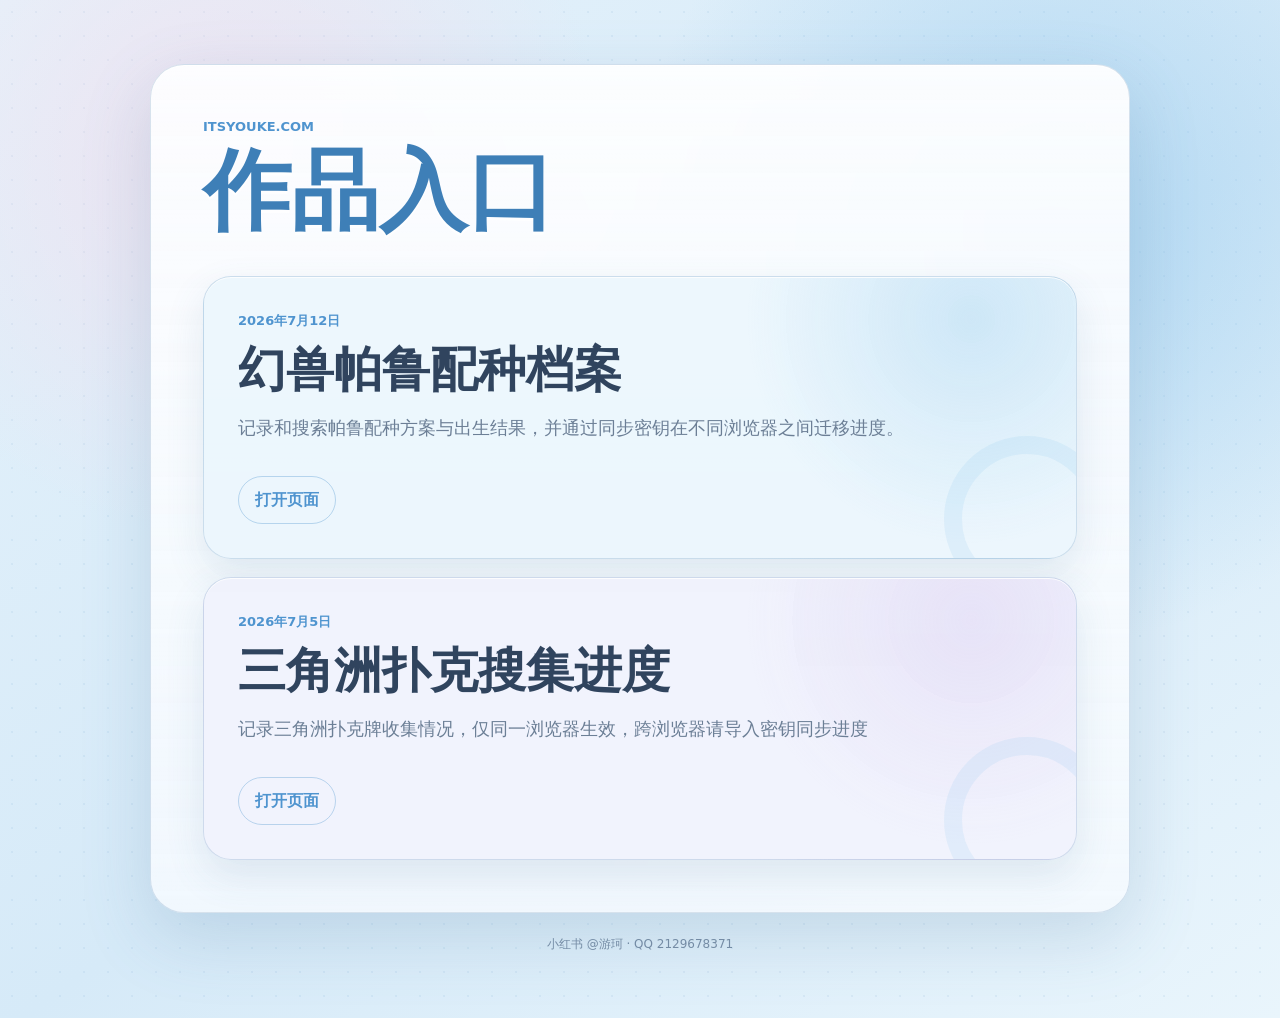
<file: index.html>
<!doctype html>
<html lang="zh-CN">
  <head>
    <meta charset="utf-8">
    <meta name="viewport" content="width=device-width, initial-scale=1">
    <meta
      name="description"
      content="itsyouke.com 的个人静态网站，用于承载通过 EdgeOne Maker 发布的 vibe coding 网页。"
    >
    <title>itsyouke.com</title>
    <link rel="stylesheet" href="styles.css">
  </head>
  <body>
    <main class="home-shell">
      <section class="works-panel" aria-labelledby="works-title">
        <div class="works-header">
          <p class="eyebrow">itsyouke.com</p>
          <h1 id="works-title">作品入口</h1>
        </div>
        <div id="project-grid" class="project-grid" aria-live="polite">
          <p class="muted">正在加载作品列表...</p>
        </div>
      </section>
      <p class="site-contact">小红书 @游珂 · QQ 2129678371</p>
    </main>

    <script src="app.js" defer></script>
  </body>
</html>
</file>
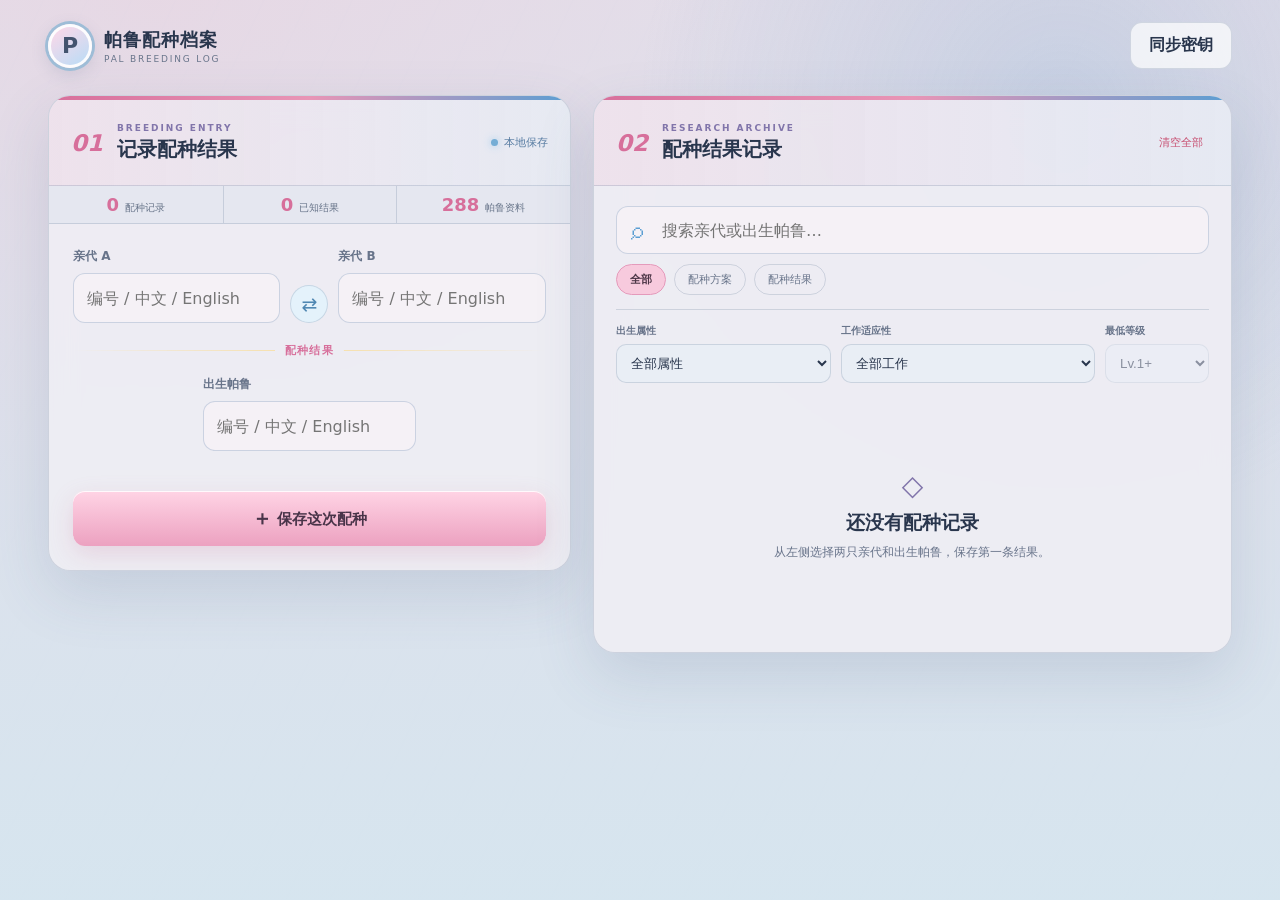
<file: palbreed/index.html>
<!doctype html>
<html lang="zh-CN">
  <head>
    <meta charset="utf-8">
    <meta name="viewport" content="width=device-width, initial-scale=1">
    <meta name="theme-color" content="#d9e3ee">
    <meta name="description" content="记录、搜索和同步幻兽帕鲁配种结果。">
    <title>帕鲁配种档案 | itsyouke.com</title>
    <link rel="stylesheet" href="./styles.css">
  </head>
  <body>
    <div class="sky-glow" aria-hidden="true"></div>
    <header class="topbar">
      <a class="brand" href="../" aria-label="返回 itsyouke.com 首页">
        <span class="brand__orb">P</span>
        <span><strong>帕鲁配种档案</strong><small>PAL BREEDING LOG</small></span>
      </a>
      <button class="button button--ghost" id="open-sync" type="button">同步密钥</button>
    </header>

    <main class="app-shell">
      <section class="workspace">
        <article class="panel recorder-panel">
          <div class="panel__heading">
            <div><span class="panel__index">01</span><div><p>BREEDING ENTRY</p><h2>记录配种结果</h2></div></div>
            <span class="status-dot">本地保存</span>
          </div>

          <div class="hero__stats hero__stats--compact" aria-label="配种记录统计">
            <div><strong id="record-count">0</strong><span>配种记录</span></div>
            <div><strong id="result-count">0</strong><span>已知结果</span></div>
            <div><strong>288</strong><span>帕鲁资料</span></div>
          </div>

          <form id="breed-form" novalidate>
            <div class="parents-grid">
              <label class="pal-field">
                <span>亲代 A</span>
                <input id="parent-a" autocomplete="off" placeholder="编号 / 中文 / English" role="combobox" aria-autocomplete="list" required>
                <small class="field-error" id="parent-a-error"></small>
              </label>
              <button class="swap-button" id="swap-parents" type="button" aria-label="交换两只亲代">⇄</button>
              <label class="pal-field">
                <span>亲代 B</span>
                <input id="parent-b" autocomplete="off" placeholder="编号 / 中文 / English" role="combobox" aria-autocomplete="list" required>
                <small class="field-error" id="parent-b-error"></small>
              </label>
            </div>

            <div class="breed-arrow" aria-hidden="true"><span></span><b>配种结果</b><span></span></div>

            <label class="pal-field pal-field--result">
              <span>出生帕鲁</span>
              <input id="child" autocomplete="off" placeholder="编号 / 中文 / English" role="combobox" aria-autocomplete="list" required>
              <small class="field-error" id="child-error"></small>
            </label>

            <button class="button button--primary save-button" type="submit"><span>＋</span> 保存这次配种</button>
          </form>
        </article>

        <article class="panel records-panel">
          <div class="panel__heading records-heading">
            <div><span class="panel__index">02</span><div><p>RESEARCH ARCHIVE</p><h2>配种结果记录</h2></div></div>
            <button class="text-button" id="clear-records" type="button">清空全部</button>
          </div>

          <div class="searchbar">
            <span aria-hidden="true">⌕</span>
            <input id="search" type="search" placeholder="搜索亲代或出生帕鲁…" autocomplete="off">
          </div>
          <div class="filters" role="group" aria-label="搜索范围">
            <button class="filter is-active" data-filter="all" type="button">全部</button>
            <button class="filter" data-filter="parents" type="button">配种方案</button>
            <button class="filter" data-filter="child" type="button">配种结果</button>
          </div>
          <div class="work-filters" aria-label="按出生帕鲁工作适应性筛选">
            <label><span>出生属性</span><select id="element-filter"><option value="">全部属性</option></select></label>
            <label><span>工作适应性</span><select id="work-filter"><option value="">全部工作</option></select></label>
            <label><span>最低等级</span><select id="work-level"><option value="1">Lv.1+</option><option value="2">Lv.2+</option><option value="3">Lv.3+</option><option value="4">Lv.4+</option><option value="5">Lv.5+</option><option value="6">Lv.6+</option><option value="7">Lv.7+</option><option value="8">Lv.8+</option><option value="9">Lv.9+</option><option value="10">Lv.10</option></select></label>
          </div>

          <div class="record-list" id="record-list" aria-live="polite"></div>
        </article>
      </section>
    </main>

    <dialog id="sync-dialog" class="sync-dialog">
      <form method="dialog" class="dialog-card">
        <div class="dialog-heading"><div><p>PROGRESS TRANSFER</p><h2>跨浏览器同步</h2></div><button value="close" aria-label="关闭">×</button></div>
        <p class="dialog-copy">密钥包含你的全部配种记录。请妥善保存，并在另一浏览器中粘贴导入。</p>
        <label class="key-field"><span>同步密钥</span><textarea id="sync-key" rows="5" placeholder="点击生成密钥，或粘贴已有密钥"></textarea></label>
        <p class="sync-message" id="sync-message" aria-live="polite"></p>
        <div class="dialog-actions">
          <button class="button button--secondary" id="generate-key" type="button">生成并复制</button>
          <button class="button button--primary" id="import-key" type="button">导入密钥</button>
        </div>
        <p class="privacy-note">记录只保存在浏览器中；生成和导入密钥不会上传数据。</p>
      </form>
    </dialog>

    <dialog id="pal-dialog" class="sync-dialog pal-dialog">
      <form method="dialog" class="dialog-card">
        <div class="dialog-heading"><div><p>PAL WORK SUITABILITY</p><h2 id="pal-dialog-name">帕鲁详情</h2><span id="pal-dialog-meta" class="pal-dialog__meta"></span></div><button value="close" aria-label="关闭">×</button></div>
        <div id="pal-element-list" class="pal-element-list pal-element-list--dialog"></div>
        <div id="pal-work-list" class="pal-work-list"></div>
        <p class="privacy-note">显示未浓缩、未使用应用学道具时的原生工作适应性。</p>
      </form>
    </dialog>

    <div class="toast" id="toast" role="status" aria-live="polite"></div>
    <script src="./app.js" defer></script>
  </body>
</html>
</file>
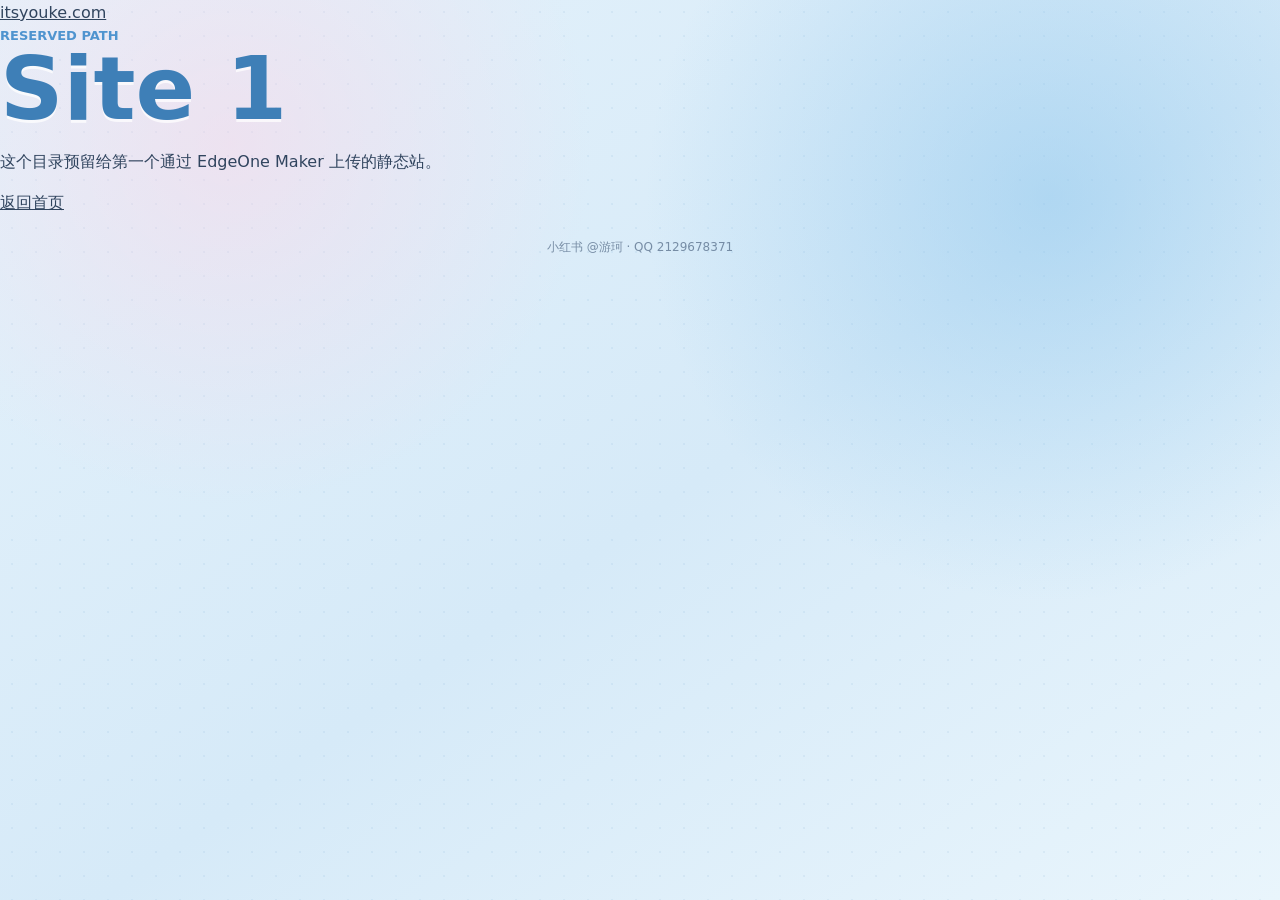
<file: site1/index.html>
<!doctype html>
<html lang="zh-CN">
  <head>
    <meta charset="utf-8">
    <meta name="viewport" content="width=device-width, initial-scale=1">
    <title>Site 1 - itsyouke.com</title>
    <link rel="stylesheet" href="../styles.css">
  </head>
  <body>
    <header class="site-header">
      <a class="brand" href="../">itsyouke.com</a>
    </header>
    <main>
      <section class="hero hero--compact">
        <div class="hero__content">
          <p class="eyebrow">Reserved path</p>
          <h1>Site 1</h1>
          <p class="hero__summary">这个目录预留给第一个通过 EdgeOne Maker 上传的静态站。</p>
          <a class="button" href="../">返回首页</a>
        </div>
      </section>
      <p class="site-contact">小红书 @游珂 · QQ 2129678371</p>
    </main>
  </body>
</html>
</file>
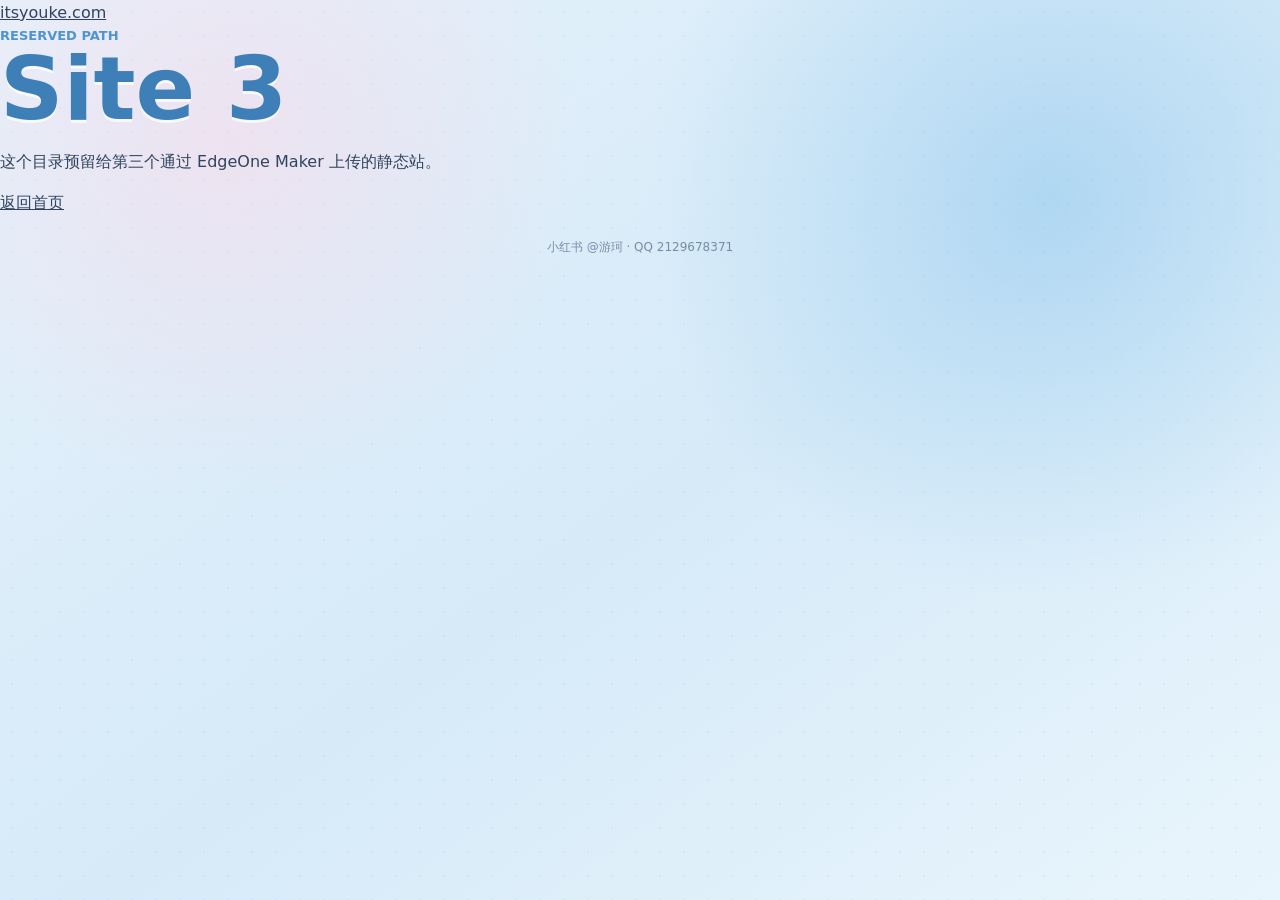
<file: site3/index.html>
<!doctype html>
<html lang="zh-CN">
  <head>
    <meta charset="utf-8">
    <meta name="viewport" content="width=device-width, initial-scale=1">
    <title>Site 3 - itsyouke.com</title>
    <link rel="stylesheet" href="../styles.css">
  </head>
  <body>
    <header class="site-header">
      <a class="brand" href="../">itsyouke.com</a>
    </header>
    <main>
      <section class="hero hero--compact">
        <div class="hero__content">
          <p class="eyebrow">Reserved path</p>
          <h1>Site 3</h1>
          <p class="hero__summary">这个目录预留给第三个通过 EdgeOne Maker 上传的静态站。</p>
          <a class="button" href="../">返回首页</a>
        </div>
      </section>
      <p class="site-contact">小红书 @游珂 · QQ 2129678371</p>
    </main>
  </body>
</html>
</file>
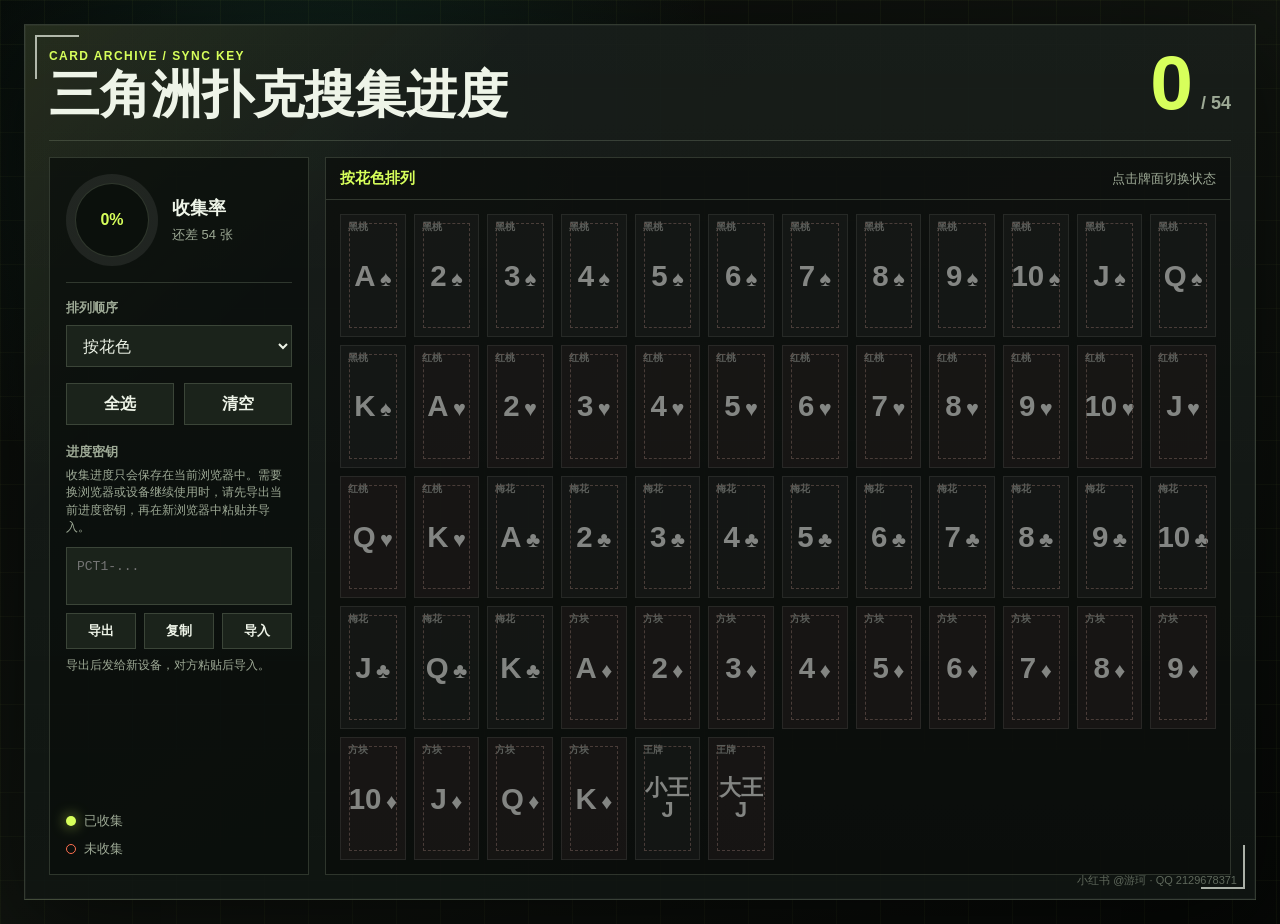
<file: sjzpoker/index.html>
<!doctype html>
<html lang="zh-CN">
  <head>
    <meta charset="UTF-8" />
    <meta name="viewport" content="width=device-width, initial-scale=1.0" />
    <title>三角洲扑克搜集进度</title>
    <link rel="stylesheet" href="./styles.css" />
  </head>
  <body>
    <main class="app-shell">
      <section class="command-panel" aria-label="三角洲扑克搜集进度">
        <header class="topbar">
          <div>
            <p class="eyebrow">CARD ARCHIVE / SYNC KEY</p>
            <h1>三角洲扑克搜集进度</h1>
          </div>
          <div class="status-block" aria-label="&#25910;&#38598;&#36827;&#24230;">
            <span id="collectedCount">0</span>
            <small>/ 54</small>
          </div>
        </header>

        <div class="hud-grid">
          <aside class="control-rack" aria-label="&#25511;&#21046;&#38754;&#26495;">
            <div class="progress-card">
              <div class="ring" id="progressRing" style="--progress: 0">
                <span id="progressPercent">0%</span>
              </div>
              <div>
                <strong>&#25910;&#38598;&#29575;</strong>
                <p id="remainingText">&#36824;&#24046; 54 &#24352;</p>
              </div>
            </div>

            <div class="control-group">
              <label for="sortMode">&#25490;&#21015;&#39034;&#24207;</label>
              <select id="sortMode">
                <option value="suit">&#25353;&#33457;&#33394;</option>
                <option value="rank">&#25353;&#25968;&#23383;</option>
                <option value="missing">&#26410;&#25910;&#38598;&#30340;&#20248;&#20808;</option>
              </select>
            </div>

            <div class="actions">
              <button id="markAll" type="button">&#20840;&#36873;</button>
              <button id="clearAll" type="button">&#28165;&#31354;</button>
            </div>

            <div class="sync-box" aria-label="&#36827;&#24230;&#23494;&#38053;">
              <label for="syncKey">&#36827;&#24230;&#23494;&#38053;</label>
              <p class="sync-note">收集进度只会保存在当前浏览器中。需要换浏览器或设备继续使用时，请先导出当前进度密钥，再在新浏览器中粘贴并导入。</p>
              <textarea id="syncKey" rows="2" spellcheck="false" placeholder="PCT1-..." aria-label="&#36827;&#24230;&#23494;&#38053;"></textarea>
              <div class="sync-actions">
                <button id="exportKey" type="button">&#23548;&#20986;</button>
                <button id="copyKey" type="button">&#22797;&#21046;</button>
                <button id="importKey" type="button">&#23548;&#20837;</button>
              </div>
              <p id="syncStatus" class="sync-status">&#23548;&#20986;&#21518;&#21457;&#32473;&#26032;&#35774;&#22791;&#65292;&#23545;&#26041;&#31896;&#36148;&#21518;&#23548;&#20837;&#12290;</p>
            </div>

            <div class="legend" aria-label="&#22270;&#20363;">
              <span><i class="dot owned"></i>&#24050;&#25910;&#38598;</span>
              <span><i class="dot missing"></i>&#26410;&#25910;&#38598;</span>
            </div>
          </aside>

          <section class="deck-zone" aria-label="&#29260;&#32452;">
            <div class="deck-meta">
              <strong id="deckTitle">&#25353;&#33457;&#33394;&#25490;&#21015;</strong>
              <span>&#28857;&#20987;&#29260;&#38754;&#20999;&#25442;&#29366;&#24577;</span>
            </div>
            <div class="cards-grid" id="cardsGrid"></div>
          </section>
        </div>
        <p class="app-contact">小红书 @游珂 · QQ 2129678371</p>
      </section>
    </main>

    <script src="./script.js"></script>
  </body>
</html>
</file>
<file: styles.css>
:root {
  color-scheme: light;
  --bg: #dcecf8;
  --panel: rgba(245, 250, 254, 0.88);
  --panel-strong: rgba(237, 247, 253, 0.96);
  --text: #30445e;
  --muted: #6c7f96;
  --line: rgba(85, 130, 173, 0.22);
  --accent: #4f94cf;
  --accent-strong: #377fbd;
  --shadow: 0 24px 70px rgba(76, 119, 158, 0.2);
}

* {
  box-sizing: border-box;
}

body {
  min-width: 320px;
  min-height: 100vh;
  margin: 0;
  color: var(--text);
  background:
    radial-gradient(circle at 18% 16%, rgba(255, 207, 226, 0.42), transparent 28%),
    radial-gradient(circle at 82% 22%, rgba(137, 196, 236, 0.5), transparent 32%),
    radial-gradient(circle, rgba(86, 143, 190, .09) 1.5px, transparent 1.5px),
    linear-gradient(145deg, #e5f2fb 0%, #d6eaf8 54%, #e9f5fc 100%);
  background-size: auto, auto, 24px 24px, auto;
  font-family:
    Inter, ui-sans-serif, system-ui, -apple-system, BlinkMacSystemFont, "Segoe UI",
    sans-serif;
  line-height: 1.6;
}

a {
  color: inherit;
}

.home-shell {
  display: grid;
  min-height: 100vh;
  place-items: center;
  padding: clamp(18px, 5vw, 72px);
}

.works-panel {
  width: min(980px, 100%);
  padding: clamp(24px, 5vw, 52px);
  border: 1px solid var(--line);
  border-radius: 34px;
  background:
    linear-gradient(180deg, rgba(255, 255, 255, 0.72), transparent),
    var(--panel);
  box-shadow: var(--shadow), inset 0 1px 0 rgba(255, 255, 255, 0.8);
  backdrop-filter: blur(18px);
}

.works-header {
  display: grid;
  gap: 10px;
  margin-bottom: clamp(24px, 4vw, 42px);
}

.eyebrow {
  margin: 0;
  color: var(--accent);
  font-size: 13px;
  font-weight: 760;
  letter-spacing: 0;
  text-transform: uppercase;
}

h1,
h2,
h3,
p {
  overflow-wrap: anywhere;
}

h1 {
  margin: 0;
  font-size: clamp(44px, 8vw, 88px);
  line-height: 0.98;
  letter-spacing: 0;
  color: #3e7fb7;
  text-shadow: 0 3px 0 rgba(255,255,255,.72);
}

.project-grid {
  display: grid;
  grid-template-columns: 1fr;
  gap: 18px;
}

.project-card {
  position: relative;
  overflow: hidden;
  display: grid;
  min-height: 230px;
  padding: clamp(22px, 4vw, 34px);
  border: 1px solid var(--line);
  border-radius: 28px;
  background:
    radial-gradient(circle at 88% 15%, rgba(125, 190, 232, 0.28), transparent 28%),
    var(--panel-strong);
  text-decoration: none;
  box-shadow: 0 16px 38px rgba(76, 119, 158, 0.14), inset 0 1px 0 rgba(255,255,255,.8);
  transition:
    transform 180ms ease,
    border-color 180ms ease,
    box-shadow 180ms ease;
}

.project-card::after {
  content: "";
  position: absolute;
  right: -34px;
  bottom: -44px;
  width: 130px;
  height: 130px;
  border: 18px solid rgba(120, 184, 226, .13);
  border-radius: 50%;
  pointer-events: none;
}

.project-card:nth-child(even) {
  background:
    radial-gradient(circle at 88% 15%, rgba(202, 177, 229, .24), transparent 28%),
    rgba(241, 243, 253, .96);
}

.project-card:hover {
  transform: translateY(-4px);
  border-color: rgba(79, 148, 207, 0.55);
  box-shadow: 0 24px 54px rgba(76, 119, 158, 0.24);
}

.project-card__meta {
  margin: 0 0 12px;
  color: var(--accent);
  font-size: 13px;
  font-weight: 720;
}

.project-card h3 {
  max-width: 680px;
  margin: 0;
  font-size: clamp(28px, 5vw, 48px);
  line-height: 1.08;
  letter-spacing: 0;
}

.project-card__description {
  max-width: 760px;
  margin: 18px 0 0;
  color: var(--muted);
  font-size: clamp(15px, 2vw, 18px);
}

.project-card__link {
  align-self: end;
  justify-self: start;
  margin-top: 34px;
  padding: 10px 16px;
  border: 1px solid rgba(79, 148, 207, 0.35);
  border-radius: 999px;
  color: var(--accent);
  font-weight: 760;
}

.muted {
  color: var(--muted);
}

@media (max-width: 640px) {
  .home-shell {
    align-items: start;
  }

  .works-panel {
    border-radius: 22px;
  }

  .project-card {
    min-height: 260px;
    border-radius: 20px;
  }
}

.site-contact {
  margin: 22px 0 0;
  color: rgba(72, 96, 126, 0.68);
  font-size: 12px;
  text-align: center;
}
</file>
<file: palbreed/styles.css>
:root {
  color-scheme: light;
  --ink: #29364d;
  --muted: #68748a;
  --deep: #dfe5ed;
  --deep-2: #d7e5ef;
  --panel: rgba(239, 237, 244, .94);
  --line: rgba(78, 99, 137, .2);
  --mint: #8175aa;
  --cyan: #5b9ed2;
  --gold: #d76f9b;
  --orange: #e895b6;
  --danger: #c74e70;
  --shadow: 0 22px 60px rgba(75, 91, 130, .16);
  font-family: "Segoe UI", "Microsoft YaHei UI", system-ui, sans-serif;
}

* { box-sizing: border-box; }
html { min-width: 320px; background: var(--deep); }
body {
  margin: 0;
  min-height: 100vh;
  color: var(--ink);
  background:
    linear-gradient(rgba(230, 220, 232, .78), rgba(214, 229, 239, .92)),
    repeating-linear-gradient(115deg, transparent 0 38px, rgba(113, 151, 203, .045) 39px 40px),
    radial-gradient(circle at 12% 0%, #e8cbd8 0, transparent 40%),
    #d8e4ed;
}

button, input, textarea { font: inherit; }
button { cursor: pointer; }
.sky-glow { position: fixed; inset: 0; pointer-events: none; background: radial-gradient(circle at 83% 12%, rgba(103, 157, 202, .22), transparent 32%); }

.topbar {
  position: relative;
  z-index: 2;
  max-width: 1240px;
  margin: 0 auto;
  padding: 22px 28px;
  display: flex;
  align-items: center;
  justify-content: space-between;
}
.brand { color: var(--ink); text-decoration: none; display: flex; align-items: center; gap: 12px; }
.brand__orb {
  width: 44px; height: 44px; display: grid; place-items: center; border-radius: 50%;
  font-weight: 900; font-size: 22px; color: #43536e;
  background: linear-gradient(145deg, #ffd8e8, #b9dcf6);
  border: 3px solid rgba(255,255,255,.92); box-shadow: 0 0 0 3px #9ebdd7, 0 5px 18px rgba(80,99,134,.2);
}
.brand strong, .brand small { display: block; }
.brand strong { font-size: 18px; letter-spacing: .05em; }
.brand small { margin-top: 2px; color: var(--muted); font-size: 9px; letter-spacing: .2em; }

.button { border: 0; border-radius: 12px; padding: 12px 18px; color: var(--ink); font-weight: 800; transition: transform .18s ease, filter .18s ease; }
.button:hover { transform: translateY(-2px); filter: brightness(1.08); }
.button--ghost { border: 1px solid var(--line); background: rgba(255,255,255,.7); }
.button--primary { color: #493449; background: linear-gradient(180deg, #ffd4e5, #eca1c0); box-shadow: inset 0 1px #fff9fc, 0 8px 25px rgba(201, 105, 147, .2); }
.button--secondary { color: #30465e; background: linear-gradient(180deg, #d6ebfb, #9fccea); }

.app-shell { position: relative; z-index: 1; max-width: 1240px; margin: 0 auto; padding: 4px 28px 70px; }
.eyebrow, .panel__heading p, .dialog-heading p { margin: 0 0 10px; color: var(--mint); font-size: 11px; font-weight: 900; letter-spacing: .22em; }
.hero h1 { margin: 0; max-width: 760px; font-size: clamp(40px, 6vw, 76px); line-height: 1.03; letter-spacing: -.055em; }
.hero h1 span { color: var(--gold); text-shadow: 0 3px 0 rgba(133, 77, 24, .42); }
.hero__text { max-width: 650px; margin: 22px 0 0; color: var(--muted); font-size: 16px; line-height: 1.8; }
.hero__stats { width: min(100%, 440px); display: grid; grid-template-columns: repeat(3, 1fr); border: 1px solid var(--line); border-radius: 16px; background: rgba(239,237,244,.82); overflow: hidden; box-shadow: var(--shadow); }
.hero__stats div { padding: 20px 12px; text-align: center; }
.hero__stats div + div { border-left: 1px solid var(--line); }
.hero__stats strong { display: block; color: var(--gold); font-size: 27px; }
.hero__stats span { color: var(--muted); font-size: 11px; }
.hero__stats--compact { width: 100%; border: 0; border-bottom: 1px solid var(--line); border-radius: 0; background: rgba(221, 228, 237, .58); box-shadow: none; }
.hero__stats--compact div { padding: 8px 10px; }
.hero__stats--compact strong { display: inline; margin-right: 6px; font-size: 18px; }
.hero__stats--compact span { font-size: 10px; }

.workspace { display: grid; grid-template-columns: minmax(400px, .9fr) minmax(500px, 1.1fr); gap: 22px; align-items: start; }
.panel { border: 1px solid var(--line); border-radius: 22px; background: var(--panel); box-shadow: var(--shadow); overflow: hidden; backdrop-filter: blur(14px); }
.panel::before { content: ""; display: block; height: 4px; background: linear-gradient(90deg, var(--gold), var(--orange), var(--cyan)); }
.panel__heading { min-height: 86px; padding: 20px 22px; display: flex; align-items: center; justify-content: space-between; border-bottom: 1px solid var(--line); background: linear-gradient(90deg, rgba(239,183,209,.2), rgba(180,217,244,.12)); }
.panel__heading > div { display: flex; align-items: center; gap: 14px; }
.panel__heading p { margin-bottom: 3px; font-size: 9px; }
.panel__heading h2 { margin: 0; font-size: 20px; }
.panel__index { color: var(--gold); font-weight: 900; font-size: 23px; font-style: italic; }
.status-dot { color: #547aa0; font-size: 11px; }
.status-dot::before { content: ""; display: inline-block; width: 7px; height: 7px; margin-right: 6px; border-radius: 50%; background: #75add5; box-shadow: 0 0 8px #9ac9e8; }

#breed-form { padding: 24px; }
.parents-grid { display: grid; grid-template-columns: 1fr 38px 1fr; align-items: end; gap: 10px; }
.pal-field { position: relative; display: block; }
.pal-field > span, .key-field > span { display: block; margin: 0 0 8px; color: var(--muted); font-size: 12px; font-weight: 800; }
.pal-field input, .searchbar input, .key-field textarea {
  width: 100%; border: 1px solid rgba(94, 126, 169, .28); outline: none; border-radius: 12px;
  color: var(--ink); background: rgba(246, 243, 247, .88); transition: border-color .18s, box-shadow .18s;
}
.pal-field input { height: 50px; padding: 0 13px; }
.pal-field input.has-pal-icon { padding-left: 46px; }
.selected-pal-icon { position: absolute; z-index: 2; left: 9px; top: 29px; width: 34px; height: 34px; border-radius: 50%; object-fit: contain; background: rgba(255,255,255,.55); pointer-events: none; }
.selected-pal-icon[hidden] { display: none; }
.pal-field input:focus, .searchbar input:focus, .key-field textarea:focus { border-color: var(--cyan); box-shadow: 0 0 0 3px rgba(91,213,217,.12); }
.pal-field input.is-invalid { border-color: var(--danger); }
.field-error { display: block; min-height: 17px; padding-top: 4px; color: var(--danger); font-size: 10px; }
.suggestions {
  display: none; position: absolute; z-index: 20; left: 0; right: 0; top: 78px;
  max-height: 310px; overflow: auto; border: 1px solid rgba(91, 158, 210, .4);
  border-radius: 12px; background: #eef1f6; box-shadow: 0 18px 45px rgba(75,91,130,.22);
}
.suggestions.is-open { display: block; }
.parents-grid .pal-field .suggestions { width: min(340px, calc(100vw - 48px)); right: auto; }
.parents-grid .pal-field:last-child .suggestions { left: auto; right: 0; }
.pal-field--result .suggestions { width: min(340px, calc(100vw - 48px)); left: 50%; right: auto; transform: translateX(-50%); }
.suggestion { width: 100%; display: grid; grid-template-columns: 42px 32px 1fr; align-items: center; gap: 8px; padding: 7px 11px; border: 0; border-bottom: 1px solid rgba(152,211,184,.12); color: var(--ink); text-align: left; background: transparent; }
.suggestion:last-child { border-bottom: 0; }
.suggestion:hover, .suggestion.is-active { background: linear-gradient(90deg, rgba(246,207,225,.5), rgba(205,229,247,.55)); }
.suggestion__number { color: var(--gold); font-size: 11px; font-weight: 900; }
.suggestion__icon { width: 30px; height: 30px; object-fit: contain; border-radius: 50%; background: rgba(255,255,255,.5); }
.suggestion__names { min-width: 0; }
.suggestion__names strong, .suggestion__names small { display: block; white-space: normal; overflow-wrap: anywhere; }
.suggestion__names strong { font-size: 13px; }
.suggestion__names small { margin-top: 2px; color: var(--muted); font-size: 10px; }
.suggestion-empty { padding: 14px; color: var(--muted); text-align: center; font-size: 11px; }
.swap-button { width: 38px; height: 38px; margin-bottom: 17px; border: 1px solid var(--line); border-radius: 50%; color: #4e86b1; background: #e4f2fb; font-size: 19px; }
.breed-arrow { display: flex; align-items: center; gap: 10px; margin: 3px 0 18px; color: var(--gold); font-size: 11px; letter-spacing: .12em; }
.breed-arrow span { height: 1px; flex: 1; background: linear-gradient(90deg, transparent, rgba(255,213,106,.5)); }
.breed-arrow span:last-child { transform: scaleX(-1); }
.pal-field--result { max-width: calc(50% - 24px); margin: 0 auto; }
.save-button { width: 100%; margin-top: 23px; padding: 14px; font-size: 15px; }
.save-button span { font-size: 20px; vertical-align: -1px; }

.records-panel { min-height: 520px; }
.text-button { border: 0; padding: 6px; color: var(--danger); background: transparent; font-size: 11px; }
.searchbar { margin: 20px 22px 10px; position: relative; }
.searchbar > span { position: absolute; left: 15px; top: 10px; color: var(--cyan); font-size: 24px; }
.searchbar input { height: 48px; padding: 0 15px 0 45px; }
.searchbar .search-suggestions { top: 52px; width: 100%; transform: none; }
.filters { display: flex; gap: 8px; padding: 0 22px 14px; }
.filter { border: 1px solid var(--line); border-radius: 999px; padding: 7px 13px; color: var(--muted); background: transparent; font-size: 11px; }
.filter.is-active { color: #4b3546; border-color: #e49abb; background: #f7cadd; font-weight: 800; }
.work-filters { display: grid; grid-template-columns: minmax(0, .85fr) minmax(0, 1fr) 104px; gap: 10px; margin: 0 22px 16px; padding-top: 14px; border-top: 1px solid var(--line); }
.work-filters label span { display: block; margin-bottom: 6px; color: var(--muted); font-size: 10px; font-weight: 800; }
.work-filters select { width: 100%; height: 39px; padding: 0 10px; border: 1px solid var(--line); border-radius: 10px; outline: none; color: var(--ink); background: #e9eef5; }
.work-filters select:focus { border-color: var(--cyan); box-shadow: 0 0 0 3px rgba(91,158,210,.13); }
.work-filters select:disabled { opacity: .5; cursor: not-allowed; }
.record-list { max-height: 570px; padding: 4px 22px 24px; overflow: auto; scrollbar-color: #9ebdd7 transparent; }
.record-card { position: relative; display: grid; grid-template-columns: 1fr 34px 1fr 44px 1fr auto; align-items: center; gap: 8px; padding: 15px; border: 1px solid var(--line); border-radius: 14px; background: rgba(235, 239, 245, .78); }
.record-card + .record-card { margin-top: 10px; }
.record-pal { min-width: 0; }
.record-pal small { display: block; margin-bottom: 3px; color: var(--muted); font-size: 9px; }
.record-pal strong { display: block; overflow: hidden; text-overflow: ellipsis; white-space: nowrap; font-size: 13px; }
.pal-name-row { display: flex !important; align-items: center; gap: 6px; min-width: 0; }
.pal-name-row > span { min-width: 0; overflow: hidden; text-overflow: ellipsis; white-space: nowrap; }
.pal-avatar { width: 26px; height: 26px; flex: 0 0 26px; object-fit: contain; border-radius: 50%; background: rgba(255,255,255,.52); }
.record-pal--child strong { color: var(--gold); }
.pal-detail-trigger { max-width: 100%; padding: 0; border: 0; color: #b95581; background: transparent; font-weight: 900; text-align: left; overflow: hidden; text-overflow: ellipsis; white-space: nowrap; text-decoration: underline; text-decoration-color: rgba(185,85,129,.35); text-underline-offset: 3px; }
.pal-detail-trigger:hover { color: #8f3f65; text-decoration-color: currentColor; }
.inline-work-list { display: flex; flex-wrap: wrap; gap: 4px; margin-top: 7px; }
.inline-work-chip { display: inline-flex; align-items: center; gap: 3px; padding: 3px 6px; border: 1px solid rgba(91, 135, 177, .2); border-radius: 999px; color: #58667c; background: rgba(205, 225, 242, .55); font-size: 9px; line-height: 1; white-space: nowrap; }
.inline-work-chip b { color: #9b476d; font-size: 9px; }
.inline-work-empty { color: var(--muted); font-size: 9px; }
.pal-element-list { display: flex; flex-wrap: wrap; gap: 3px; margin-top: 5px; }
.pal-element-list--dialog { margin-top: 18px; }
.element-chip { display: inline-flex; align-items: center; padding: 3px 7px; border: 1px solid rgba(61, 74, 101, .16); border-radius: 999px; color: #3f4d65; font-size: 9px; font-weight: 800; line-height: 1; white-space: nowrap; }
.element-normal { background: #dfe2e8; }
.element-fire { color: #813b43; background: #f2b3b4; }
.element-water { color: #315b83; background: #acd7ef; }
.element-electric { color: #715b1c; background: #f1db88; }
.element-grass { color: #3f694b; background: #b8ddbd; }
.element-dark { color: #584369; background: #cbb8dc; }
.element-dragon { color: #4d4e83; background: #bfc1e9; }
.element-ground { color: #725039; background: #d9b995; }
.element-ice { color: #376a78; background: #c4e8eb; }
.record-symbol { text-align: center; color: var(--cyan); font-weight: 900; }
.record-time { grid-column: 1 / -1; margin-top: 3px; color: #8794a9; font-size: 9px; }
.delete-record { border: 0; width: 28px; height: 28px; border-radius: 8px; color: #8794a9; background: rgba(100,126,166,.08); }
.delete-record:hover { color: var(--danger); background: rgba(255,129,122,.1); }
.empty-state { padding: 66px 24px; text-align: center; color: var(--muted); }
.empty-state b { display: block; margin-bottom: 8px; color: var(--mint); font-size: 28px; }
.empty-state h3 { margin: 0 0 7px; color: var(--ink); }
.empty-state p { margin: 0; font-size: 12px; line-height: 1.6; }

.sync-dialog { width: min(560px, calc(100% - 30px)); padding: 0; border: 1px solid var(--line); border-radius: 20px; color: var(--ink); background: #eceaf1; box-shadow: var(--shadow); }
.sync-dialog::backdrop { background: rgba(52, 63, 88, .38); backdrop-filter: blur(5px); }
.dialog-card { padding: 24px; }
.dialog-heading { display: flex; justify-content: space-between; align-items: start; }
.dialog-heading h2 { margin: 0; }
.dialog-heading button { border: 0; color: var(--muted); background: transparent; font-size: 28px; }
.dialog-copy, .privacy-note { color: var(--muted); line-height: 1.6; }
.dialog-copy { margin: 18px 0; font-size: 13px; }
.key-field textarea { padding: 12px; resize: vertical; color: #405777; font-family: ui-monospace, monospace; font-size: 11px; }
.sync-message { min-height: 20px; margin: 8px 0; color: var(--gold); font-size: 11px; }
.dialog-actions { display: grid; grid-template-columns: 1fr 1fr; gap: 10px; }
.privacy-note { margin: 15px 0 0; text-align: center; font-size: 10px; }
.pal-dialog__meta { display: block; margin-top: 5px; color: var(--muted); font-size: 11px; }
.pal-dialog h2 { display: flex; align-items: center; gap: 10px; }
.pal-dialog__icon { width: 48px; height: 48px; object-fit: contain; border-radius: 50%; background: rgba(255,255,255,.55); }
.pal-work-list { display: grid; grid-template-columns: repeat(3, 1fr); gap: 9px; margin-top: 22px; }
.work-skill { padding: 12px; border: 1px solid var(--line); border-radius: 12px; background: linear-gradient(145deg, rgba(246,205,224,.45), rgba(198,224,243,.58)); }
.work-skill span { display: block; color: var(--muted); font-size: 11px; }
.work-skill strong { display: block; margin-top: 4px; color: #4b6081; font-size: 18px; }
.no-work { grid-column: 1 / -1; padding: 28px; border: 1px dashed var(--line); border-radius: 12px; color: var(--muted); text-align: center; }
.toast { position: fixed; z-index: 10; left: 50%; bottom: 25px; transform: translate(-50%, 30px); opacity: 0; pointer-events: none; padding: 11px 17px; border: 1px solid var(--line); border-radius: 999px; color: #3e4662; background: #dceffd; box-shadow: var(--shadow); font-weight: 800; font-size: 12px; transition: .25s ease; }
.toast.is-visible { transform: translate(-50%, 0); opacity: 1; }

@media (max-width: 900px) {
  .workspace { grid-template-columns: 1fr; }
  .records-panel { min-height: 430px; }
}

@media (max-width: 560px) {
  .topbar { padding: 16px; }
  .brand strong { font-size: 15px; }
  .button--ghost { padding: 10px 12px; font-size: 12px; }
  .app-shell { padding: 8px 14px 48px; }
  .hero__stats--compact div { padding: 7px 4px; }
  .hero__stats--compact strong { display: block; margin: 0 0 1px; font-size: 17px; }
  .panel { border-radius: 17px; }
  .panel__heading { min-height: 76px; padding: 16px; }
  #breed-form { padding: 18px 16px; }
  .parents-grid { grid-template-columns: 1fr 30px 1fr; gap: 6px; }
  .swap-button { width: 30px; height: 30px; font-size: 16px; }
  .pal-field input { padding: 0 9px; font-size: 12px; }
  .pal-field--result { max-width: 72%; }
  .searchbar { margin: 16px 16px 10px; }
  .filters { padding: 0 16px 12px; overflow-x: auto; }
  .work-filters { margin: 0 16px 14px; grid-template-columns: 1fr 1fr; }
  .record-list { padding: 2px 16px 18px; }
  .record-card { grid-template-columns: 1fr 24px 1fr; gap: 6px; }
  .record-card .record-symbol:nth-of-type(2) { display: none; }
  .record-pal--child { grid-column: 1 / 3; padding-top: 8px; border-top: 1px dashed var(--line); }
  .delete-record { grid-column: 3; grid-row: 2; justify-self: end; }
  .record-time { grid-row: 3; }
  .dialog-actions { grid-template-columns: 1fr; }
  .pal-work-list { grid-template-columns: repeat(2, 1fr); }
}

@media (prefers-reduced-motion: reduce) { *, *::before, *::after { scroll-behavior: auto !important; transition: none !important; } }
</file>
<file: sjzpoker/styles.css>
:root {
  color-scheme: dark;
  --bg: #070a08;
  --panel: rgba(16, 22, 18, 0.9);
  --panel-strong: rgba(28, 36, 28, 0.95);
  --line: rgba(174, 190, 160, 0.22);
  --line-hot: rgba(222, 255, 148, 0.62);
  --text: #eef4e8;
  --muted: #9da995;
  --accent: #d7ff5b;
  --accent-2: #40d7b0;
  --danger: #ff6f4f;
  --black-card: #191f1a;
  --red-card: #311817;
}

* {
  box-sizing: border-box;
}

html {
  min-height: 100%;
}

body {
  margin: 0;
  min-height: 100vh;
  overflow: hidden;
  font-family: "Microsoft YaHei", "PingFang SC", "Segoe UI", sans-serif;
  color: var(--text);
  background:
    linear-gradient(90deg, rgba(215, 255, 91, 0.04) 1px, transparent 1px),
    linear-gradient(rgba(215, 255, 91, 0.035) 1px, transparent 1px),
    radial-gradient(circle at 24% 16%, rgba(64, 215, 176, 0.12), transparent 34%),
    linear-gradient(145deg, #060806, #10140f 50%, #060806);
  background-size: 44px 44px, 44px 44px, auto, auto;
}

button,
select,
textarea {
  font: inherit;
  max-width: 100%;
}

.app-shell {
  min-height: 100vh;
  padding: clamp(12px, 2vw, 24px);
  display: grid;
  place-items: center;
}

.command-panel {
  width: min(1380px, 100%);
  height: min(900px, calc(100vh - 24px));
  padding: clamp(14px, 2vw, 24px);
  border: 1px solid var(--line);
  background:
    linear-gradient(135deg, rgba(215, 255, 91, 0.07), transparent 24%),
    linear-gradient(180deg, rgba(255, 255, 255, 0.035), transparent),
    var(--panel);
  box-shadow: 0 24px 90px rgba(0, 0, 0, 0.56), inset 0 0 0 1px rgba(255, 255, 255, 0.035);
  position: relative;
}

.command-panel::before,
.command-panel::after {
  content: "";
  position: absolute;
  width: 42px;
  height: 42px;
  border-color: var(--accent);
  opacity: 0.7;
  pointer-events: none;
}

.command-panel::before {
  top: 10px;
  left: 10px;
  border-top: 2px solid;
  border-left: 2px solid;
}

.command-panel::after {
  right: 10px;
  bottom: 10px;
  border-right: 2px solid;
  border-bottom: 2px solid;
}

.topbar {
  height: 92px;
  display: flex;
  justify-content: space-between;
  align-items: flex-start;
  gap: 16px;
  border-bottom: 1px solid var(--line);
}

.eyebrow {
  margin: 0 0 8px;
  color: var(--accent);
  font-size: 12px;
  font-weight: 800;
  letter-spacing: 0.12em;
}

h1 {
  margin: 0;
  font-size: clamp(28px, 4vw, 54px);
  line-height: 0.95;
  letter-spacing: 0;
}

.status-block {
  min-width: 150px;
  display: flex;
  justify-content: flex-end;
  align-items: baseline;
  gap: 8px;
  color: var(--accent);
  text-align: right;
}

.status-block span {
  font-size: clamp(44px, 6vw, 78px);
  font-weight: 900;
  line-height: 0.86;
}

.status-block small {
  color: var(--muted);
  font-size: 18px;
  font-weight: 700;
}

.hud-grid {
  height: calc(100% - 92px);
  padding-top: 16px;
  display: grid;
  grid-template-columns: 260px 1fr;
  gap: 16px;
  min-height: 0;
}

.control-rack {
  border: 1px solid var(--line);
  background: rgba(9, 13, 10, 0.72);
  padding: 16px;
  display: flex;
  flex-direction: column;
  gap: 16px;
  min-height: 0;
}

.progress-card {
  display: grid;
  grid-template-columns: 92px 1fr;
  gap: 14px;
  align-items: center;
  padding-bottom: 16px;
  border-bottom: 1px solid var(--line);
}

.ring {
  width: 92px;
  aspect-ratio: 1;
  border-radius: 50%;
  display: grid;
  place-items: center;
  background: conic-gradient(var(--accent) calc(var(--progress) * 1%), rgba(255, 255, 255, 0.08) 0);
  position: relative;
}

.ring::after {
  content: "";
  position: absolute;
  inset: 9px;
  border-radius: inherit;
  background: #0b100c;
  border: 1px solid var(--line);
}

.ring span {
  position: relative;
  z-index: 1;
  color: var(--accent);
  font-weight: 900;
}

.progress-card strong,
.deck-meta strong {
  display: block;
  color: var(--text);
  font-size: 18px;
}

.progress-card p,
.deck-meta span {
  margin: 6px 0 0;
  color: var(--muted);
  font-size: 13px;
}

.control-group {
  display: grid;
  gap: 8px;
}

.control-group label {
  color: var(--muted);
  font-size: 13px;
  font-weight: 700;
}

select,
button,
textarea {
  min-height: 42px;
  border: 1px solid var(--line);
  color: var(--text);
  background: var(--panel-strong);
  outline: none;
}

select {
  width: 100%;
  padding: 0 12px;
  cursor: pointer;
}

select:focus,
button:focus-visible,
textarea:focus {
  border-color: var(--line-hot);
  box-shadow: 0 0 0 3px rgba(215, 255, 91, 0.14);
}

.actions {
  display: grid;
  grid-template-columns: 1fr 1fr;
  gap: 10px;
}

button {
  cursor: pointer;
  font-weight: 800;
}

button:hover {
  border-color: var(--line-hot);
  color: var(--accent);
}

.sync-box {
  display: grid;
  gap: 8px;
  padding-top: 2px;
}

.sync-box label {
  color: var(--muted);
  font-size: 13px;
  font-weight: 700;
}

textarea {
  width: 100%;
  min-height: 58px;
  resize: none;
  padding: 10px;
  line-height: 1.35;
  color: var(--accent);
  font-family: "Consolas", "Cascadia Mono", monospace;
  font-size: 13px;
  overflow-wrap: anywhere;
}

.sync-actions {
  display: grid;
  grid-template-columns: repeat(3, 1fr);
  gap: 8px;
}

.sync-actions button {
  min-height: 36px;
  font-size: 13px;
}

.sync-status {
  min-height: 32px;
  margin: 0;
  color: var(--muted);
  font-size: 12px;
  line-height: 1.35;
}

.sync-status.ok {
  color: var(--accent-2);
}

.sync-status.warn {
  color: var(--accent);
}

.sync-status.error {
  color: var(--danger);
}

.legend {
  margin-top: auto;
  display: grid;
  gap: 10px;
  color: var(--muted);
  font-size: 13px;
}

.legend span {
  display: flex;
  align-items: center;
  gap: 8px;
}

.dot {
  width: 10px;
  aspect-ratio: 1;
  border-radius: 50%;
}

.dot.owned {
  background: var(--accent);
  box-shadow: 0 0 14px rgba(215, 255, 91, 0.7);
}

.dot.missing {
  background: transparent;
  border: 1px solid var(--danger);
}

.deck-zone {
  min-height: 0;
  display: grid;
  grid-template-rows: 42px 1fr;
  border: 1px solid var(--line);
  background: rgba(7, 10, 8, 0.58);
}

.deck-meta {
  padding: 0 14px;
  display: flex;
  justify-content: space-between;
  align-items: center;
  gap: 12px;
  border-bottom: 1px solid var(--line);
}

.deck-meta strong {
  font-size: 15px;
  color: var(--accent);
}

.deck-meta span {
  margin: 0;
}

.cards-grid {
  min-height: 0;
  padding: 14px;
  display: grid;
  grid-template-columns: repeat(auto-fit, minmax(64px, 1fr));
  grid-auto-rows: minmax(76px, 1fr);
  gap: 8px;
}

.card {
  border: 1px solid var(--line);
  background: var(--black-card);
  color: var(--text);
  display: grid;
  place-items: center;
  padding: 6px;
  position: relative;
  min-width: 0;
  min-height: 0;
  transition: transform 160ms ease, border-color 160ms ease, background 160ms ease, opacity 160ms ease;
}

.card.red {
  background: var(--red-card);
}

.card:hover {
  transform: translateY(-2px);
  border-color: var(--line-hot);
}

.card.missing {
  opacity: 0.52;
  filter: grayscale(0.75);
}

.card.missing::after {
  content: "";
  position: absolute;
  inset: 8px;
  border: 1px dashed rgba(255, 111, 79, 0.72);
  pointer-events: none;
}

.card.owned {
  box-shadow: inset 0 -3px 0 var(--accent), 0 0 18px rgba(215, 255, 91, 0.08);
}

.rank {
  font-size: clamp(18px, 2.3vw, 34px);
  line-height: 1;
  font-weight: 900;
}

.suit {
  margin-top: 6px;
  font-size: clamp(15px, 1.7vw, 24px);
  line-height: 1;
}

.joker .rank {
  font-size: clamp(15px, 1.7vw, 24px);
}

.corner {
  position: absolute;
  top: 5px;
  left: 7px;
  color: var(--muted);
  font-size: 10px;
  font-weight: 800;
}

@media (max-width: 760px) {
  body {
    overflow: auto;
    overflow-x: hidden;
  }

  .app-shell {
    display: block;
    min-height: 100svh;
    padding: 0;
  }

  .command-panel {
    width: 100%;
    min-height: 100svh;
    height: auto;
    padding: 10px;
    border-width: 0;
    box-shadow: none;
    overflow: visible;
  }

  .topbar {
    height: auto;
    min-height: 62px;
    align-items: center;
    gap: 10px;
    padding-bottom: 10px;
  }

  .command-panel::before,
  .command-panel::after {
    width: 24px;
    height: 24px;
  }

  .eyebrow {
    margin-bottom: 5px;
    font-size: 10px;
  }

  h1 {
    font-size: 24px;
    line-height: 1.05;
  }

  .status-block {
    min-width: 76px;
    gap: 4px;
  }

  .status-block span {
    font-size: 38px;
  }

  .status-block small {
    font-size: 13px;
  }

  .hud-grid {
    height: auto;
    padding-top: 10px;
    grid-template-columns: 1fr;
    gap: 10px;
  }

  .control-rack {
    display: grid;
    grid-template-columns: 1fr 1fr;
    align-items: center;
    gap: 10px;
    padding: 10px;
  }

  .progress-card {
    grid-column: 1 / -1;
    grid-template-columns: 64px 1fr;
    gap: 10px;
    padding-bottom: 10px;
  }

  .ring {
    width: 64px;
  }

  .ring::after {
    inset: 7px;
  }

  .progress-card strong {
    font-size: 15px;
  }

  .progress-card p {
    font-size: 12px;
  }

  select,
  button {
    min-height: 38px;
    font-size: 14px;
  }

  textarea {
    min-height: 50px;
    font-size: 12px;
  }

  .sync-actions {
    gap: 6px;
  }

  .sync-actions button {
    min-height: 34px;
    font-size: 13px;
  }

  .sync-status {
    min-height: 0;
    font-size: 11px;
  }

  .legend {
    display: none;
  }

  .sync-box {
    grid-column: 1 / -1;
  }

  .deck-zone {
    min-height: 0;
    display: block;
  }

  .deck-meta {
    min-height: 38px;
    padding: 0 10px;
  }

  .cards-grid {
    grid-template-columns: repeat(5, minmax(0, 1fr));
    grid-auto-rows: 64px;
    gap: 6px;
    padding: 8px;
  }

  .card {
    padding: 5px;
  }

  .card.missing::after {
    inset: 5px;
  }

  .rank {
    font-size: 20px;
  }

  .suit {
    margin-top: 4px;
    font-size: 16px;
  }

  .joker .rank {
    font-size: 14px;
  }

  .corner {
    top: 4px;
    left: 5px;
    font-size: 9px;
  }

  .deck-meta span {
    display: none;
  }
}

@media (max-width: 420px) {
  .control-rack {
    grid-template-columns: minmax(0, 1fr);
  }

  .cards-grid {
    grid-template-columns: repeat(4, minmax(0, 1fr));
    grid-auto-rows: 68px;
  }

  .actions,
  .sync-actions {
    grid-template-columns: repeat(2, minmax(0, 1fr));
  }

  .sync-actions button:last-child {
    grid-column: 1 / -1;
  }
}

@media (max-width: 340px) {
  h1 {
    font-size: 21px;
  }

  .status-block span {
    font-size: 32px;
  }

  .cards-grid {
    grid-auto-rows: 62px;
    gap: 5px;
  }

  .rank {
    font-size: 18px;
  }
}

.sync-note {
  margin: -2px 0 2px;
  color: var(--muted);
  font-size: 12px;
  line-height: 1.45;
}

.app-contact {
  position: absolute;
  right: 18px;
  bottom: 12px;
  margin: 0;
  color: rgba(157, 169, 149, 0.56);
  font-size: 11px;
  line-height: 1.3;
  pointer-events: none;
}

@media (max-width: 760px) {
  .app-contact {
    position: static;
    margin: 10px 8px 0;
    text-align: center;
  }
}
</file>
